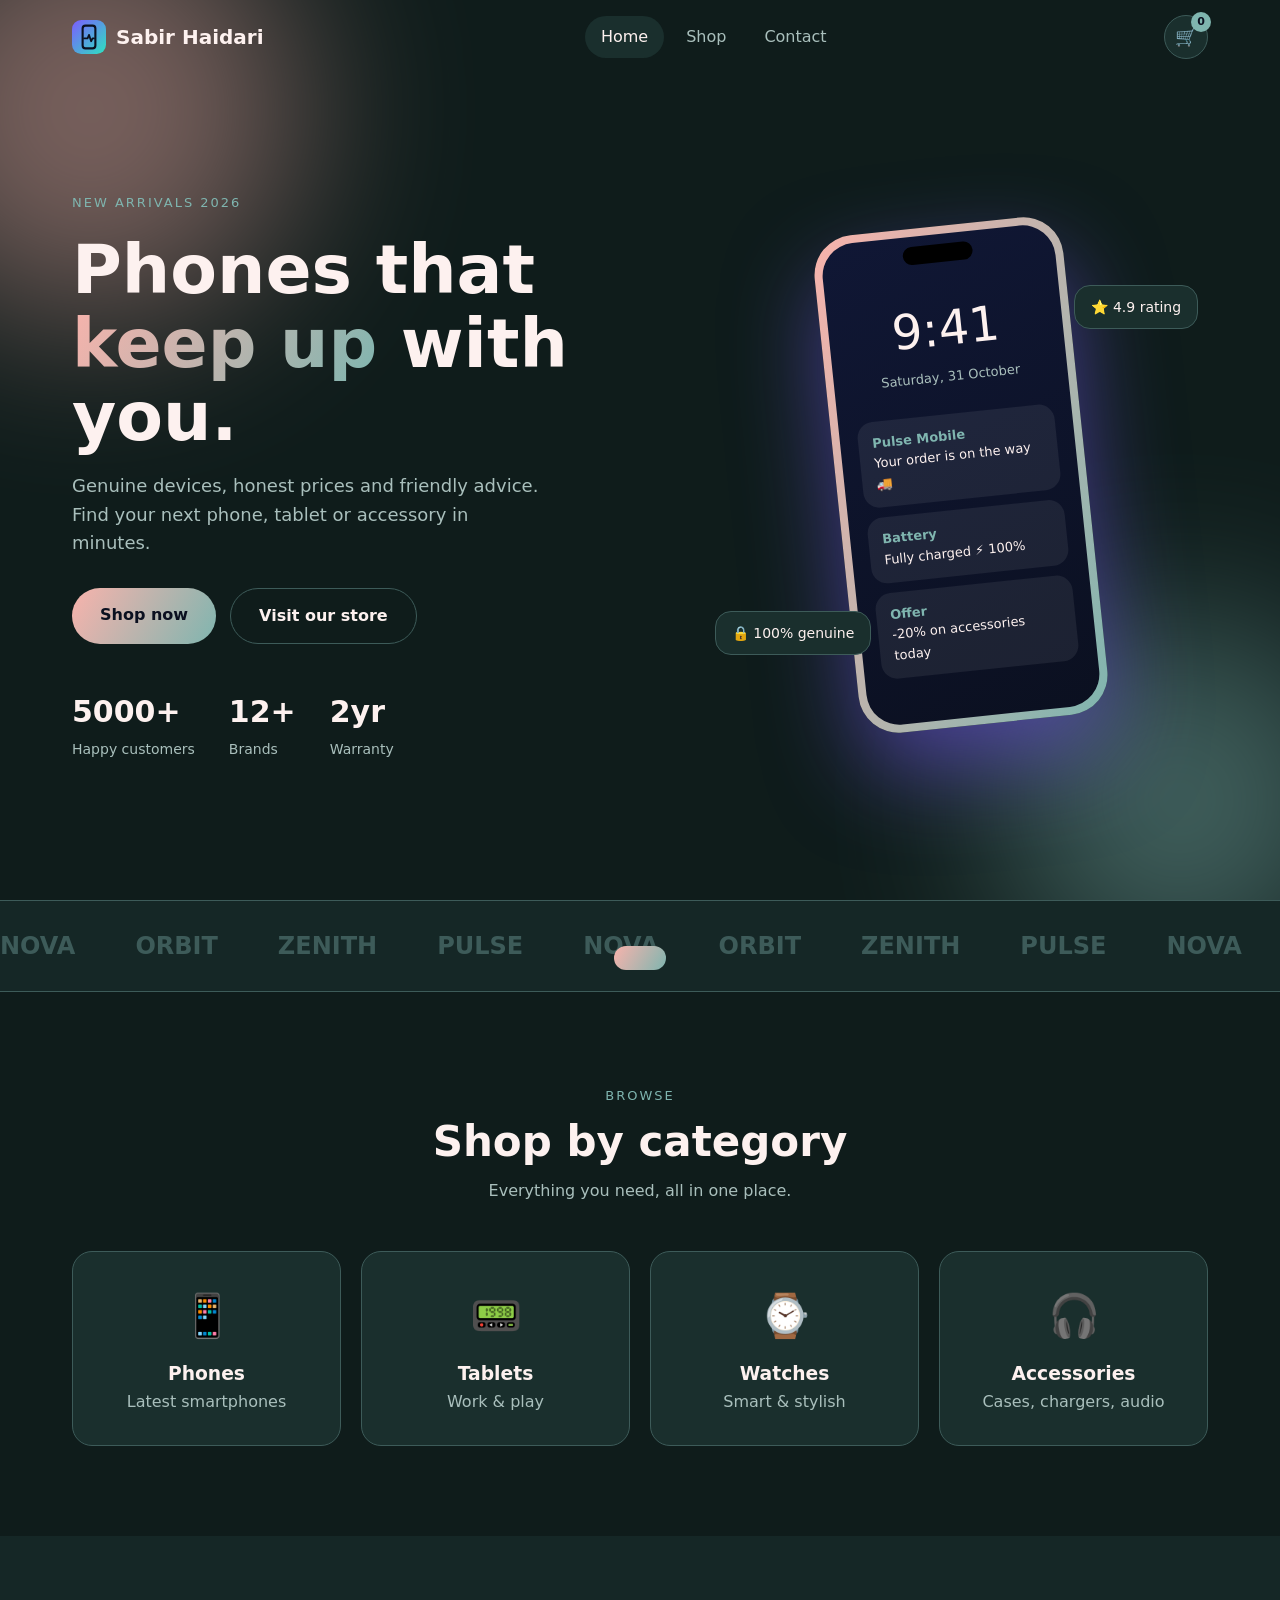
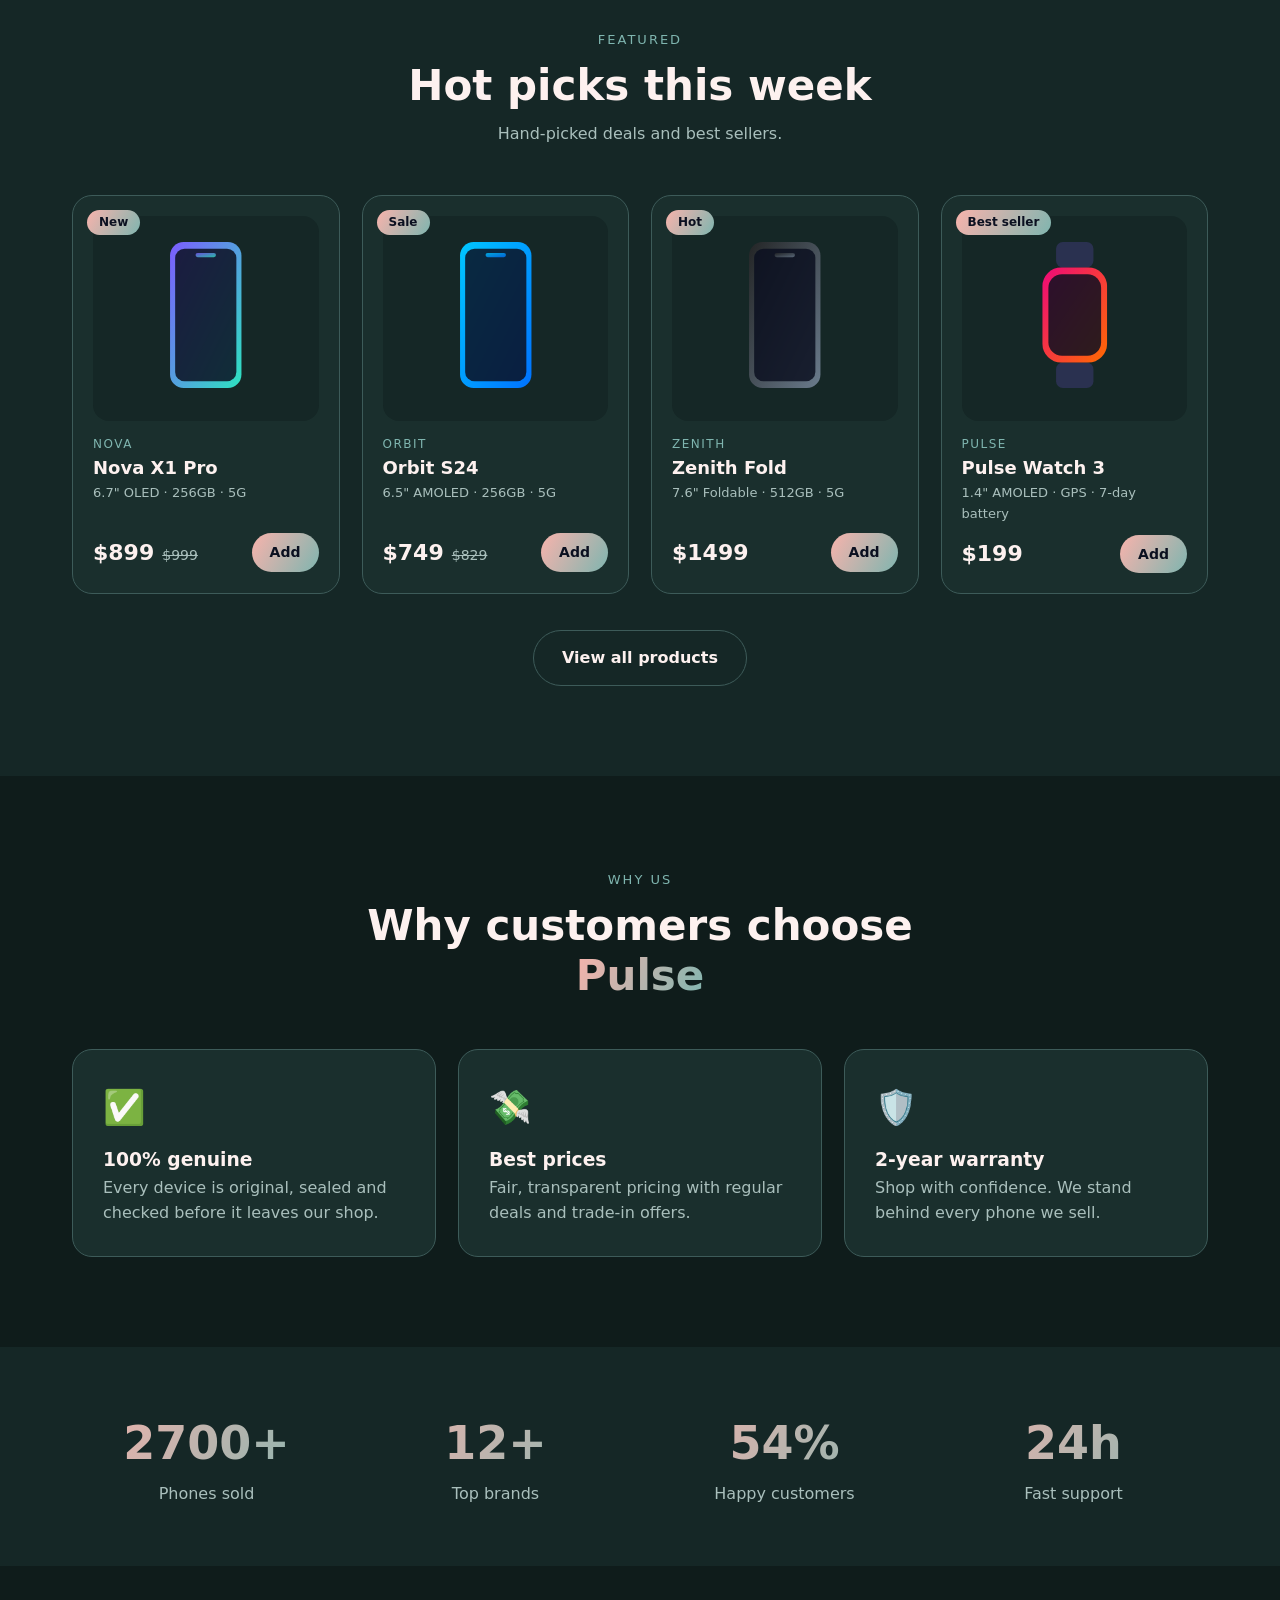
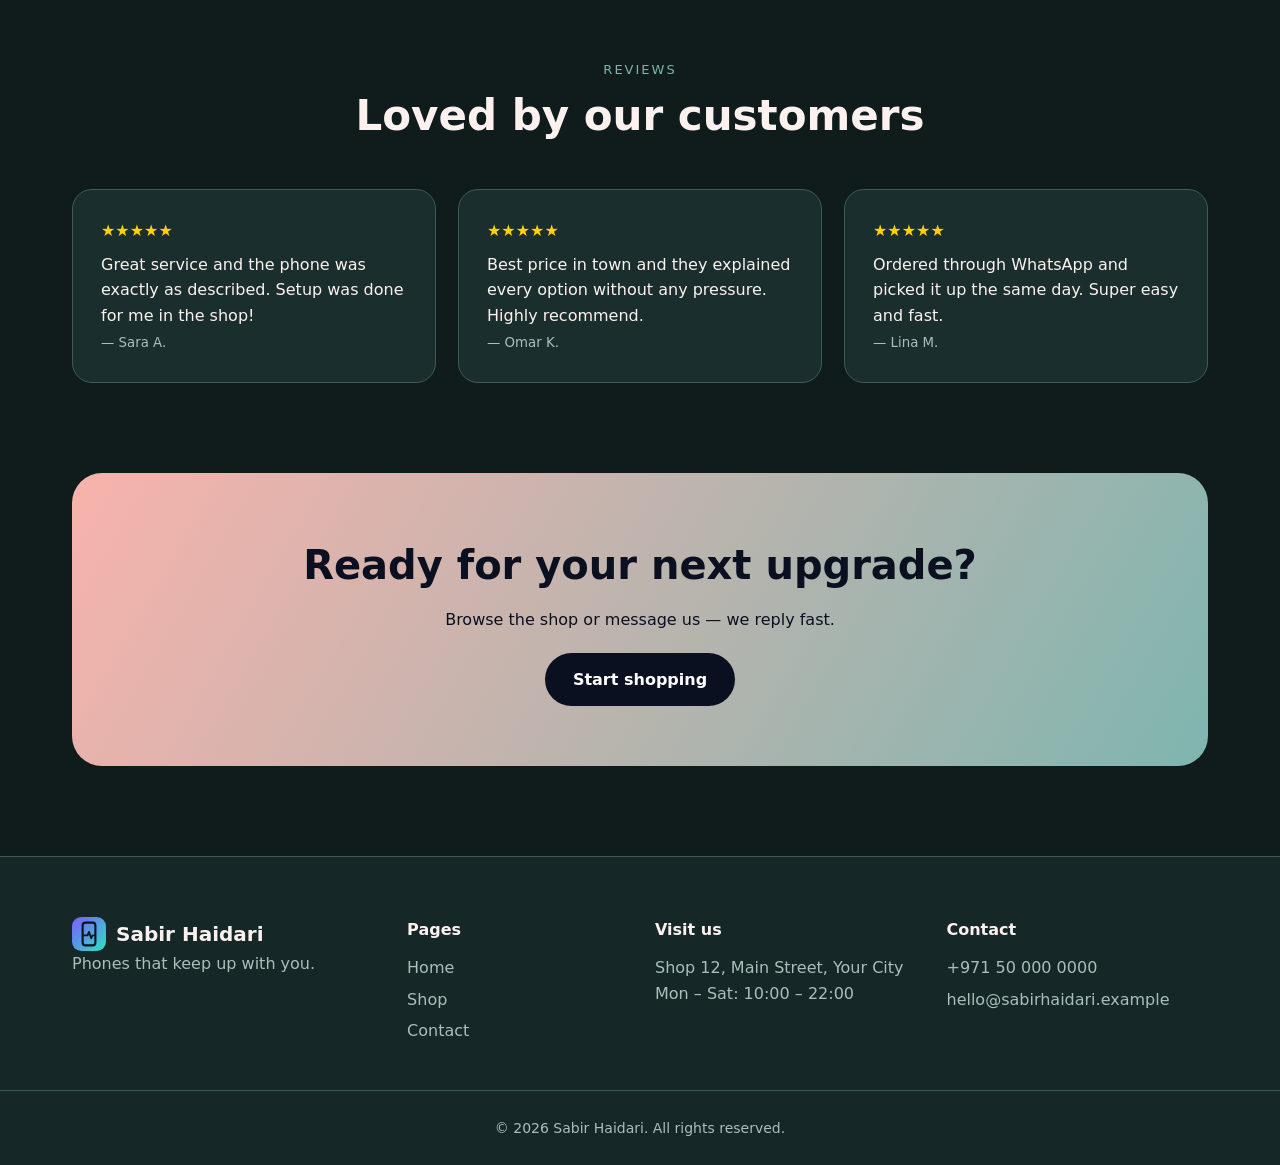
<file: index.html>
<!doctype html>
<html lang="en">
  <head>
    <meta charset="UTF-8" />
    <meta name="viewport" content="width=device-width,initial-scale=1" />
    <link rel="icon" href="images/favicon.svg" />
    <link rel="stylesheet" href="css/style.css" />
    <title>{shop} – Smartphones, Tablets &amp; Accessories</title>
    <meta
      name="description"
      content="Shop the latest smartphones, tablets, smartwatches and accessories at great prices."
    />
  </head>
  <body data-page="home">
    <header id="site-header"></header>
    <main>
      <section class="hero">
        <div class="blob one"></div>
        <div class="blob two"></div>
        <div class="wrap hero-grid">
          <div>
            <span class="eyebrow reveal">New arrivals 2026</span>
            <h1 class="reveal">
              Phones that <span class="grad-text">keep up</span> with you.
            </h1>
            <p class="lead reveal">
              Genuine devices, honest prices and friendly advice. Find your next
              phone, tablet or accessory in minutes.
            </p>
            <div class="hero-btns reveal">
              <a class="btn" href="shop.html">Shop now</a
              ><a class="btn btn-ghost" href="contact.html">Visit our store</a>
            </div>
            <div class="hero-stats reveal">
              <div>
                <b data-count="5000" data-suffix="+">0</b
                ><span>Happy customers</span>
              </div>
              <div>
                <b data-count="12" data-suffix="+">0</b><span>Brands</span>
              </div>
              <div>
                <b data-count="2" data-suffix="yr">0</b><span>Warranty</span>
              </div>
            </div>
          </div>
          <div class="phone-stage">
            <div class="phone">
              <div class="phone-screen">
                <div class="ps-time">9:41</div>
                <div class="ps-date">Saturday, 31 October</div>
                <div class="ps-tile">
                  <b>Pulse Mobile</b>Your order is on the way 🚚
                </div>
                <div class="ps-tile"><b>Battery</b>Fully charged ⚡ 100%</div>
                <div class="ps-tile"><b>Offer</b>-20% on accessories today</div>
              </div>
            </div>
            <div class="chipfloat c1">⭐ 4.9 rating</div>
            <div class="chipfloat c2">🔒 100% genuine</div>
          </div>
        </div>
      </section>

      <div class="marquee">
        <div class="marquee-track">
          <span>NOVA</span><span>ORBIT</span><span>ZENITH</span
          ><span>PULSE</span><span>NOVA</span><span>ORBIT</span
          ><span>ZENITH</span><span>PULSE</span><span>NOVA</span
          ><span>ORBIT</span><span>ZENITH</span><span>PULSE</span
          ><span>NOVA</span><span>ORBIT</span><span>ZENITH</span
          ><span>PULSE</span>
        </div>
      </div>

      <section>
        <div class="wrap">
          <div class="s-head reveal">
            <span class="eyebrow">Browse</span>
            <h2>Shop by category</h2>
            <p>Everything you need, all in one place.</p>
          </div>
          <div class="cat-grid">
            <a class="cat-tile reveal" href="shop.html?cat=phone"
              ><i>📱</i>
              <h3>Phones</h3>
              <p class="muted">Latest smartphones</p></a
            >
            <a
              class="cat-tile reveal"
              style="--d: 80ms"
              href="shop.html?cat=tablet"
              ><i>📟</i>
              <h3>Tablets</h3>
              <p class="muted">Work &amp; play</p></a
            >
            <a
              class="cat-tile reveal"
              style="--d: 160ms"
              href="shop.html?cat=watch"
              ><i>⌚</i>
              <h3>Watches</h3>
              <p class="muted">Smart &amp; stylish</p></a
            >
            <a
              class="cat-tile reveal"
              style="--d: 240ms"
              href="shop.html?cat=accessory"
              ><i>🎧</i>
              <h3>Accessories</h3>
              <p class="muted">Cases, chargers, audio</p></a
            >
          </div>
        </div>
      </section>

      <section style="background: var(--bg2)">
        <div class="wrap">
          <div class="s-head reveal">
            <span class="eyebrow">Featured</span>
            <h2>Hot picks this week</h2>
            <p>Hand-picked deals and best sellers.</p>
          </div>
          <div class="grid" id="featured"></div>
          <p style="text-align: center; margin-top: 36px" class="reveal">
            <a class="btn btn-ghost" href="shop.html">View all products</a>
          </p>
        </div>
      </section>

      <section>
        <div class="wrap">
          <div class="s-head reveal">
            <span class="eyebrow">Why us</span>
            <h2>Why customers choose <span class="grad-text">Pulse</span></h2>
          </div>
          <div class="why-grid">
            <div class="why reveal">
              <span>✅</span>
              <h3>100% genuine</h3>
              <p class="muted">
                Every device is original, sealed and checked before it leaves
                our shop.
              </p>
            </div>
            <div class="why reveal" style="--d: 100ms">
              <span>💸</span>
              <h3>Best prices</h3>
              <p class="muted">
                Fair, transparent pricing with regular deals and trade-in
                offers.
              </p>
            </div>
            <div class="why reveal" style="--d: 200ms">
              <span>🛡️</span>
              <h3>2-year warranty</h3>
              <p class="muted">
                Shop with confidence. We stand behind every phone we sell.
              </p>
            </div>
          </div>
        </div>
      </section>

      <section class="stats">
        <div class="wrap stats-grid">
          <div class="reveal">
            <b class="grad-text" data-count="5000" data-suffix="+">0</b
            ><span class="muted">Phones sold</span>
          </div>
          <div class="reveal">
            <b class="grad-text" data-count="12" data-suffix="+">0</b
            ><span class="muted">Top brands</span>
          </div>
          <div class="reveal">
            <b class="grad-text" data-count="98" data-suffix="%">0</b
            ><span class="muted">Happy customers</span>
          </div>
          <div class="reveal">
            <b class="grad-text" data-count="24" data-suffix="h">0</b
            ><span class="muted">Fast support</span>
          </div>
        </div>
      </section>

      <section>
        <div class="wrap">
          <div class="s-head reveal">
            <span class="eyebrow">Reviews</span>
            <h2>Loved by our customers</h2>
          </div>
          <div class="rev-grid">
            <div class="rev reveal">
              <div class="stars">★★★★★</div>
              <p>
                Great service and the phone was exactly as described. Setup was
                done for me in the shop!
              </p>
              <small>— Sara A.</small>
            </div>
            <div class="rev reveal" style="--d: 100ms">
              <div class="stars">★★★★★</div>
              <p>
                Best price in town and they explained every option without any
                pressure. Highly recommend.
              </p>
              <small>— Omar K.</small>
            </div>
            <div class="rev reveal" style="--d: 200ms">
              <div class="stars">★★★★★</div>
              <p>
                Ordered through WhatsApp and picked it up the same day. Super
                easy and fast.
              </p>
              <small>— Lina M.</small>
            </div>
          </div>
        </div>
      </section>

      <section style="padding-top: 0">
        <div class="wrap">
          <div class="cta reveal">
            <h2>Ready for your next upgrade?</h2>
            <p>Browse the shop or message us — we reply fast.</p>
            <a class="btn" href="shop.html">Start shopping</a>
          </div>
        </div>
      </section>
    </main>
    <footer id="site-footer"></footer>
    <script src="js/config.js"></script>
    <script src="js/products.js"></script>
    <script src="js/main.js"></script>
    <script src="js/home.js"></script>
  </body>
</html>
</file>
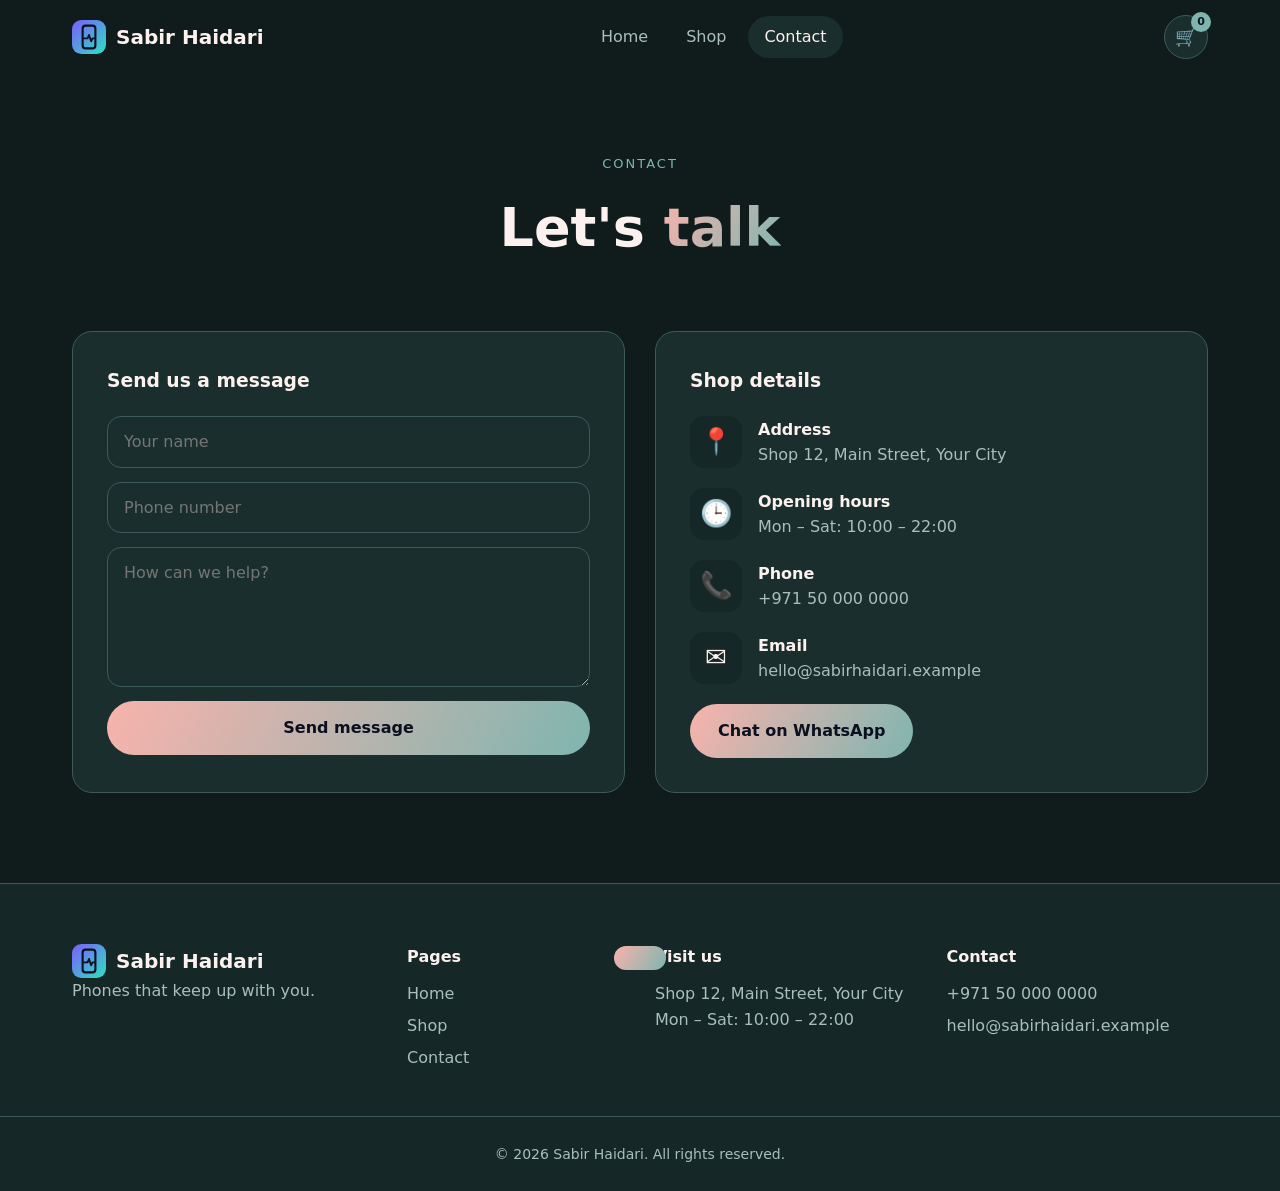
<file: contact.html>
<!doctype html>
<html lang="en">
  <head>
    <meta charset="UTF-8" />
    <meta name="viewport" content="width=device-width,initial-scale=1" />
    <link rel="icon" href="images/favicon.svg" />
    <link rel="stylesheet" href="css/style.css" />
    <title>Contact – {shop}</title>
  </head>
  <body data-page="contact">
    <header id="site-header"></header>
    <main>
      <div class="page-top wrap">
        <span class="eyebrow">Contact</span>
        <h1>Let's <span class="grad-text">talk</span></h1>
      </div>
      <section style="padding-top: 30px">
        <div class="wrap contact-grid">
          <div class="panel reveal">
            <h3 style="margin-bottom: 20px">Send us a message</h3>
            <form class="form" id="form">
              <input name="name" placeholder="Your name" required /><input
                name="phone"
                placeholder="Phone number"
              /><textarea
                name="message"
                placeholder="How can we help?"
                required
              ></textarea
              ><button class="btn" type="submit">Send message</button>
            </form>
          </div>
          <div class="panel reveal" style="--d: 120ms">
            <h3 style="margin-bottom: 20px">Shop details</h3>
            <div id="info"></div>
          </div>
        </div>
      </section>
    </main>
    <footer id="site-footer"></footer>
    <script src="js/config.js"></script>
    <script src="js/products.js"></script>
    <script src="js/main.js"></script>
    <script src="js/contact.js"></script>
  </body>
</html>
</file>
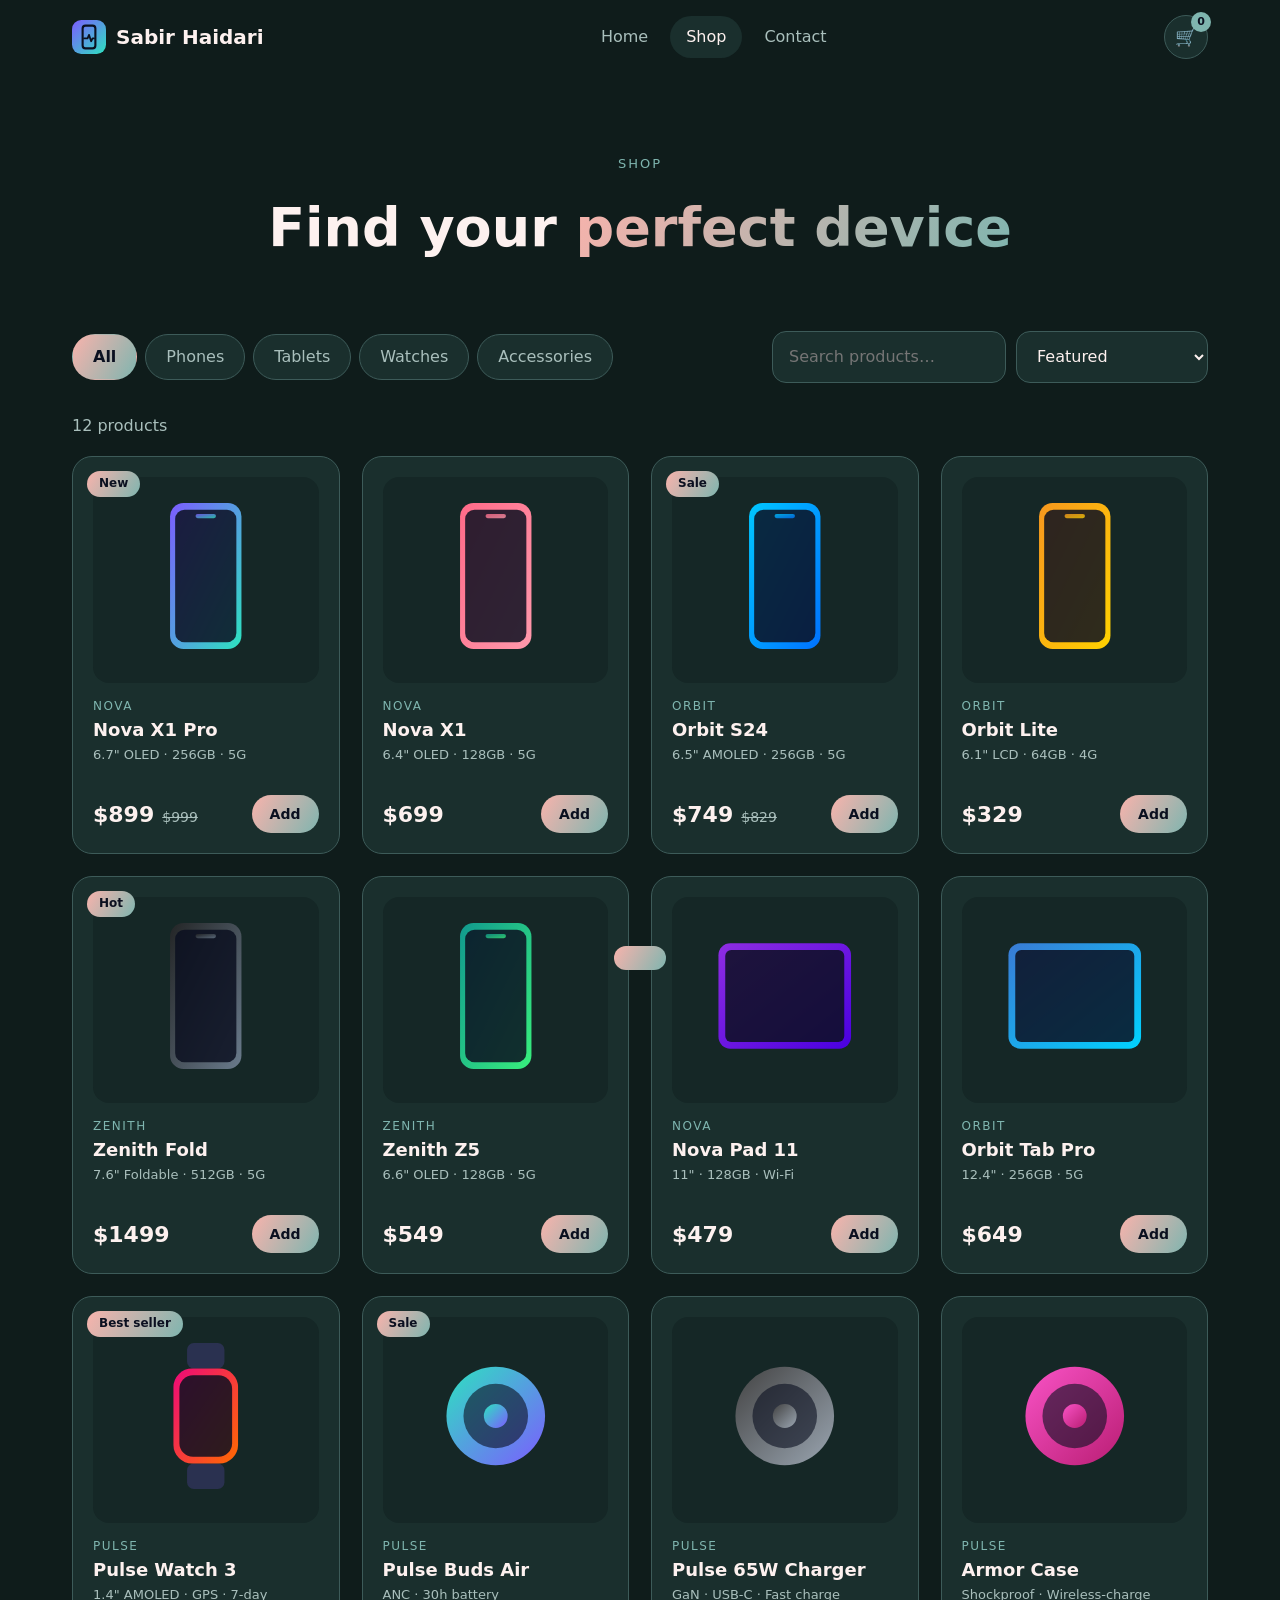
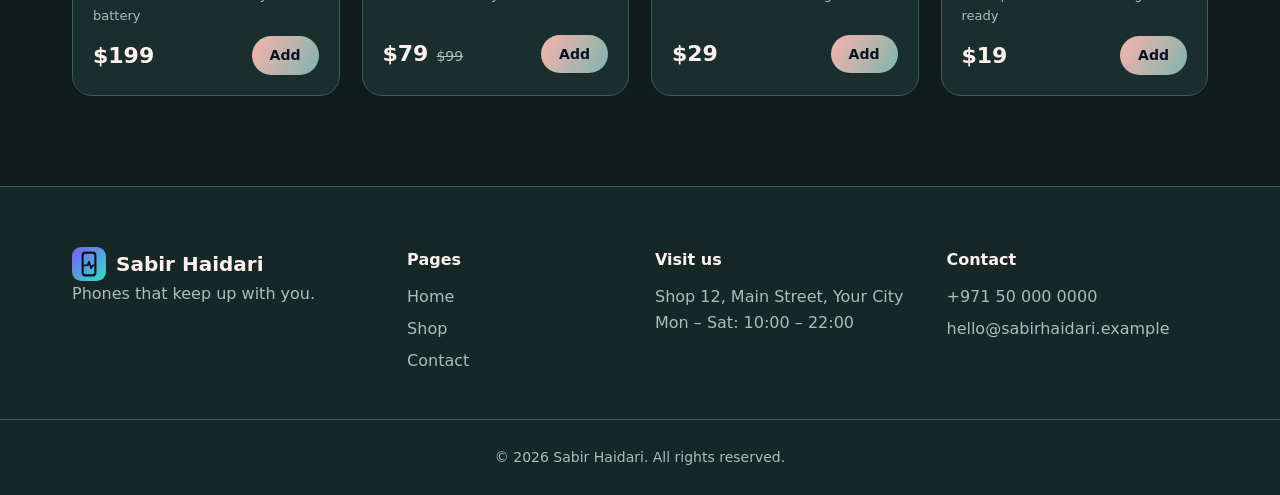
<file: shop.html>
<!DOCTYPE html><html lang="en"><head><meta charset="UTF-8"><meta name="viewport" content="width=device-width,initial-scale=1"><link rel="icon" href="images/favicon.svg"><link rel="stylesheet" href="css/style.css"><title>Shop – {shop}</title></head>
<body data-page="shop"><header id="site-header"></header>
<main><div class="page-top wrap"><span class="eyebrow">Shop</span><h1>Find your <span class="grad-text">perfect device</span></h1></div>
<section style="padding-top:30px"><div class="wrap">
 <div class="tools"><div class="chips" id="chips"></div>
  <div style="display:flex;gap:10px;flex-wrap:wrap"><input id="search" type="search" placeholder="Search products…"><select id="sort"><option value="featured">Featured</option><option value="low">Price: low to high</option><option value="high">Price: high to low</option></select></div></div>
 <p class="muted" id="count" style="margin-bottom:18px"></p>
 <div class="grid" id="grid"></div></div></section></main>
<footer id="site-footer"></footer>
<script src="js/config.js"></script><script src="js/products.js"></script><script src="js/main.js"></script><script src="js/shop.js"></script></body></html>
</file>
<file: css/style.css>
/* ===== 1. Theme (change colours here) ===== */
:root {
  --bg:    #0f1c1b;   /* page background: very dark teal */
  --bg2:   #152726;   /* alternate sections, header, footer */
  --card:  #1a2f2d;   /* cards, panels, inputs */
  --line:  #3D5B59;   /* borders: your exact logo teal */
  --text:  #fdf1ef;   /* main text: warm off-white */
  --muted: #a9bfbc;   /* secondary text: soft grey-teal */
  --a:     #F8B3AC;   /* accent 1: your exact logo pink */
  --b:     #7fb5af;   /* accent 2: lighter tint of your logo teal */
  --grad:  linear-gradient(120deg, var(--a), var(--b));
  --r:     20px;
}
/* :root {
  --bg: #0b1020;
  --bg2: #121a33;
  --card: #161f3d;
  --line: #25305a;
  --text: #eef1ff;
  --muted: #9aa6cf;
  --a: #7c5cff;
  --b: #2de2c0;
  --grad: linear-gradient(120deg, var(--a), var(--b));
  --r: 20px;
} */
* {
  box-sizing: border-box;
  margin: 0;
  padding: 0;
}
html {
  scroll-behavior: smooth;
}
body {
  font-family: "Segoe UI", system-ui, Arial, sans-serif;
  background: var(--bg);
  color: var(--text);
  line-height: 1.6;
  overflow-x: hidden;
}
img {
  max-width: 100%;
  display: block;
}
a {
  color: inherit;
  text-decoration: none;
}
button {
  font: inherit;
  cursor: pointer;
}
.wrap {
  max-width: 1180px;
  margin: 0 auto;
  padding: 0 22px;
}
.grad-text {
  background: var(--grad);
  -webkit-background-clip: text;
  background-clip: text;
  color: transparent;
}
section {
  padding: 90px 0;
  position: relative;
}
.s-head {
  text-align: center;
  max-width: 620px;
  margin: 0 auto 48px;
}
.s-head h2 {
  font-size: clamp(28px, 4vw, 42px);
  line-height: 1.2;
  margin-bottom: 10px;
}
.s-head p,
.muted {
  color: var(--muted);
}
.eyebrow {
  display: inline-block;
  font-size: 13px;
  letter-spacing: 2px;
  text-transform: uppercase;
  color: var(--b);
  margin-bottom: 10px;
}

/* ===== 2. Buttons ===== */
.btn {
  display: inline-block;
  background: var(--grad);
  color: #0b1020;
  font-weight: 700;
  border: 0;
  padding: 14px 28px;
  border-radius: 50px;
  transition:
    transform 0.25s,
    box-shadow 0.25s;
}
.btn:hover {
  transform: translateY(-3px);
  box-shadow: 0 10px 30px rgba(124, 92, 255, 0.45);
}
.btn-ghost {
  background: transparent;
  color: var(--text);
  border: 1.5px solid var(--line);
}
.btn-ghost:hover {
  border-color: var(--b);
  box-shadow: none;
}
.btn-sm {
  padding: 8px 18px;
  font-size: 14px;
}

/* ===== 3. Header ===== */
#site-header {
  position: fixed;
  top: 0;
  left: 0;
  right: 0;
  z-index: 50;
  transition: 0.3s;
}
#site-header.scrolled {
  background: rgba(11, 16, 32, 0.85);
  backdrop-filter: blur(14px);
  border-bottom: 1px solid var(--line);
}
.nav {
  display: flex;
  align-items: center;
  justify-content: space-between;
  height: 74px;
}
.brand {
  display: flex;
  align-items: center;
  gap: 10px;
  font-weight: 800;
  font-size: 20px;
}
.brand img {
  width: 34px;
  height: 34px;
}
#menu {
  display: flex;
  gap: 6px;
}
#menu a {
  padding: 8px 16px;
  border-radius: 30px;
  color: var(--muted);
  transition: 0.2s;
}
#menu a:hover,
#menu a.active {
  color: var(--text);
  background: var(--card);
}
.nav-actions {
  display: flex;
  gap: 8px;
}
.icon-btn {
  position: relative;
  background: var(--card);
  color: var(--text);
  border: 1px solid var(--line);
  width: 44px;
  height: 44px;
  border-radius: 50%;
  font-size: 18px;
}
#cart-count {
  position: absolute;
  top: -4px;
  right: -4px;
  background: var(--b);
  color: #0b1020;
  font-size: 11px;
  font-weight: 700;
  min-width: 20px;
  height: 20px;
  border-radius: 10px;
  display: grid;
  place-items: center;
}
.burger {
  display: none;
}

/* ===== 4. Hero ===== */
.hero {
  min-height: 100vh;
  display: flex;
  align-items: center;
  padding: 120px 0 70px;
  overflow: hidden;
}
.blob {
  position: absolute;
  border-radius: 50%;
  filter: blur(90px);
  opacity: 0.45;
  animation: drift 12s ease-in-out infinite alternate;
}
.blob.one {
  width: 420px;
  height: 420px;
  background: var(--a);
  top: -100px;
  left: -120px;
}
.blob.two {
  width: 360px;
  height: 360px;
  background: var(--b);
  bottom: -80px;
  right: -80px;
  animation-delay: -5s;
}
@keyframes drift {
  to {
    transform: translate(60px, 50px) scale(1.15);
  }
}
.hero-grid {
  display: grid;
  grid-template-columns: 1.1fr 0.9fr;
  gap: 40px;
  align-items: center;
  position: relative;
}
.hero h1 {
  font-size: clamp(38px, 6vw, 68px);
  line-height: 1.08;
  margin: 10px 0 18px;
}
.hero p.lead {
  color: var(--muted);
  font-size: 18px;
  max-width: 480px;
  margin-bottom: 30px;
}
.hero-btns {
  display: flex;
  gap: 14px;
  flex-wrap: wrap;
}
.hero-stats {
  display: flex;
  gap: 34px;
  margin-top: 44px;
}
.hero-stats b {
  font-size: 30px;
  display: block;
}
.hero-stats span {
  color: var(--muted);
  font-size: 14px;
}
.phone-stage {
  position: relative;
  display: grid;
  place-items: center;
}
.phone {
  width: 250px;
  height: 500px;
  border-radius: 40px;
  background: var(--grad);
  padding: 8px;
  box-shadow: 0 40px 90px rgba(124, 92, 255, 0.5);
  animation: float 5s ease-in-out infinite;
  transform: rotate(-6deg);
}
.phone-screen {
  height: 100%;
  border-radius: 33px;
  background: linear-gradient(160deg, #101735, #0b1020);
  padding: 26px 18px;
  position: relative;
  overflow: hidden;
}
.phone-screen::before {
  content: "";
  position: absolute;
  top: 10px;
  left: 50%;
  transform: translateX(-50%);
  width: 70px;
  height: 18px;
  border-radius: 12px;
  background: #000;
}
.ps-time {
  margin-top: 30px;
  font-size: 48px;
  font-weight: 300;
  text-align: center;
}
.ps-date {
  text-align: center;
  color: var(--muted);
  font-size: 13px;
  margin-bottom: 26px;
}
.ps-tile {
  background: rgba(255, 255, 255, 0.07);
  border-radius: 16px;
  padding: 12px 14px;
  margin-bottom: 10px;
  font-size: 13px;
  animation: pop 4s infinite;
}
.ps-tile:nth-child(4) {
  animation-delay: 1s;
}
.ps-tile:nth-child(5) {
  animation-delay: 2s;
}
.ps-tile b {
  display: block;
  color: var(--b);
}
@keyframes float {
  50% {
    transform: rotate(-3deg) translateY(-22px);
  }
}
@keyframes pop {
  50% {
    background: rgba(124, 92, 255, 0.35);
  }
}
.chipfloat {
  position: absolute;
  background: var(--card);
  border: 1px solid var(--line);
  border-radius: 16px;
  padding: 10px 16px;
  font-size: 14px;
  animation: float2 6s ease-in-out infinite;
}
.chipfloat.c1 {
  top: 12%;
  right: 2%;
}
.chipfloat.c2 {
  bottom: 14%;
  left: 0;
  animation-delay: -3s;
}
@keyframes float2 {
  50% {
    transform: translateY(-14px);
  }
}

/* ===== 5. Marquee ===== */
.marquee {
  padding: 26px 0;
  border-block: 1px solid var(--line);
  overflow: hidden;
  background: var(--bg2);
}
.marquee-track {
  display: flex;
  gap: 60px;
  width: max-content;
  animation: scroll 22s linear infinite;
  font-size: 24px;
  font-weight: 800;
  color: var(--line);
}
.marquee-track span {
  white-space: nowrap;
}
@keyframes scroll {
  to {
    transform: translateX(-50%);
  }
}

/* ===== 6. Categories ===== */
.cat-grid {
  display: grid;
  grid-template-columns: repeat(4, 1fr);
  gap: 20px;
}
.cat-tile {
  background: var(--card);
  border: 1px solid var(--line);
  border-radius: var(--r);
  padding: 30px 22px;
  text-align: center;
  transition: 0.3s;
}
.cat-tile:hover {
  transform: translateY(-8px);
  border-color: var(--a);
  box-shadow: 0 20px 40px rgba(124, 92, 255, 0.25);
}
.cat-tile i {
  font-style: normal;
  font-size: 42px;
  display: block;
  margin-bottom: 10px;
  transition: transform 0.3s;
}
.cat-tile:hover i {
  transform: scale(1.2) rotate(-8deg);
}

/* ===== 7. Product cards ===== */
.grid {
  display: grid;
  grid-template-columns: repeat(4, 1fr);
  gap: 22px;
}
.card {
  position: relative;
  background: var(--card);
  border: 1px solid var(--line);
  border-radius: var(--r);
  padding: 20px;
  transition: 0.3s;
}
.card:hover {
  transform: translateY(-8px);
  border-color: var(--b);
}
.card-art {
  background: var(--bg2);
  border-radius: 16px;
  padding: 14px;
  margin-bottom: 14px;
}
.card-art svg {
  width: 100%;
  height: 170px;
  transition: transform 0.4s;
}
.card:hover .card-art svg {
  transform: scale(1.1) rotate(4deg);
}
.card-brand {
  color: var(--b);
  font-size: 12px;
  letter-spacing: 1.5px;
  text-transform: uppercase;
}
.card h3 {
  font-size: 18px;
}
.card-specs {
  color: var(--muted);
  font-size: 13px;
  min-height: 40px;
}
.card-foot {
  display: flex;
  justify-content: space-between;
  align-items: center;
  margin-top: 10px;
}
.price {
  font-size: 22px;
  font-weight: 800;
}
.price s {
  color: var(--muted);
  font-size: 14px;
  font-weight: 400;
  margin-left: 8px;
}
.badge {
  position: absolute;
  top: 14px;
  left: 14px;
  z-index: 2;
  background: var(--grad);
  color: #0b1020;
  font-size: 12px;
  font-weight: 700;
  padding: 3px 12px;
  border-radius: 20px;
}

/* ===== 8. Why us / stats / reviews ===== */
.why-grid {
  display: grid;
  grid-template-columns: repeat(3, 1fr);
  gap: 22px;
}
.why {
  background: var(--card);
  border: 1px solid var(--line);
  border-radius: var(--r);
  padding: 30px;
}
.why span {
  font-size: 34px;
  display: block;
  margin-bottom: 10px;
}
.stats {
  background: var(--bg2);
  padding: 60px 0;
}
.stats-grid {
  display: grid;
  grid-template-columns: repeat(4, 1fr);
  text-align: center;
  gap: 20px;
}
.stats-grid b {
  font-size: 46px;
  display: block;
}
.rev-grid {
  display: grid;
  grid-template-columns: repeat(3, 1fr);
  gap: 22px;
}
.rev {
  background: var(--card);
  border: 1px solid var(--line);
  border-radius: var(--r);
  padding: 28px;
}
.rev .stars {
  color: #ffd200;
  margin-bottom: 8px;
}
.rev small {
  color: var(--muted);
}
.cta {
  background: var(--grad);
  border-radius: 30px;
  padding: 60px 30px;
  text-align: center;
  color: #0b1020;
}
.cta h2 {
  font-size: clamp(26px, 4vw, 40px);
  margin-bottom: 10px;
}
.cta .btn {
  background: #0b1020;
  color: #fff;
  margin-top: 20px;
}

/* ===== 9. Shop page ===== */
.page-top {
  padding: 150px 0 30px;
  text-align: center;
}
.page-top h1 {
  font-size: clamp(34px, 5vw, 54px);
}
.tools {
  display: flex;
  gap: 14px;
  flex-wrap: wrap;
  justify-content: space-between;
  align-items: center;
  margin-bottom: 30px;
}
.chips {
  display: flex;
  gap: 8px;
  flex-wrap: wrap;
}
.chip {
  background: var(--card);
  color: var(--muted);
  border: 1px solid var(--line);
  padding: 9px 20px;
  border-radius: 30px;
  transition: 0.2s;
}
.chip.active,
.chip:hover {
  background: var(--grad);
  color: #0b1020;
  border-color: transparent;
  font-weight: 700;
}
.tools input,
.tools select,
.form input,
.form textarea {
  background: var(--card);
  color: var(--text);
  border: 1px solid var(--line);
  border-radius: 14px;
  padding: 12px 16px;
  font: inherit;
  outline: 0;
}
.tools input:focus,
.form input:focus,
.form textarea:focus {
  border-color: var(--b);
}
.empty {
  text-align: center;
  color: var(--muted);
  padding: 30px;
  grid-column: 1/-1;
}

/* ===== 10. Contact page ===== */
.contact-grid {
  display: grid;
  grid-template-columns: 1fr 1fr;
  gap: 30px;
}
.panel {
  background: var(--card);
  border: 1px solid var(--line);
  border-radius: var(--r);
  padding: 34px;
}
.form {
  display: grid;
  gap: 14px;
}
.form textarea {
  min-height: 140px;
  resize: vertical;
}
.info-card {
  display: flex;
  gap: 16px;
  align-items: center;
  margin-bottom: 20px;
}
.info-card span {
  font-size: 26px;
  background: var(--bg2);
  width: 52px;
  height: 52px;
  border-radius: 14px;
  display: grid;
  place-items: center;
}
.info-card p {
  color: var(--muted);
}

/* ===== 11. Cart drawer & toast ===== */
.overlay {
  position: fixed;
  inset: 0;
  background: rgba(0, 0, 0, 0.6);
  opacity: 0;
  pointer-events: none;
  transition: 0.3s;
  z-index: 90;
}
.overlay.open {
  opacity: 1;
  pointer-events: auto;
}
.drawer {
  position: fixed;
  top: 0;
  right: 0;
  height: 100%;
  width: min(400px, 100%);
  background: var(--bg2);
  border-left: 1px solid var(--line);
  z-index: 100;
  transform: translateX(100%);
  transition: transform 0.4s cubic-bezier(0.2, 0.8, 0.2, 1);
  display: flex;
  flex-direction: column;
}
.drawer.open {
  transform: none;
}
.d-head {
  display: flex;
  justify-content: space-between;
  align-items: center;
  padding: 20px;
  border-bottom: 1px solid var(--line);
}
.d-body {
  flex: 1;
  overflow: auto;
  padding: 20px;
}
.c-row {
  display: flex;
  gap: 14px;
  margin-bottom: 18px;
}
.c-art {
  width: 70px;
  height: 70px;
  background: var(--card);
  border-radius: 14px;
  padding: 6px;
  flex: none;
}
.c-row small {
  display: block;
  color: var(--muted);
}
.qty {
  display: flex;
  align-items: center;
  gap: 10px;
  margin-top: 4px;
}
.qty button {
  width: 28px;
  height: 28px;
  border-radius: 50%;
  border: 1px solid var(--line);
  background: var(--card);
  color: var(--text);
}
.d-foot {
  padding: 20px;
  border-top: 1px solid var(--line);
}
.d-total {
  display: flex;
  justify-content: space-between;
  font-size: 20px;
  margin-bottom: 14px;
}
.d-foot .btn {
  display: block;
  text-align: center;
}
#toast {
  position: fixed;
  bottom: 30px;
  left: 50%;
  transform: translate(-50%, 100px);
  background: var(--grad);
  color: #0b1020;
  font-weight: 700;
  padding: 12px 26px;
  border-radius: 30px;
  transition: 0.4s;
  z-index: 120;
}
#toast.show {
  transform: translate(-50%, 0);
}

/* ===== 12. Footer ===== */
footer {
  background: var(--bg2);
  border-top: 1px solid var(--line);
  padding-top: 60px;
}
.foot-grid {
  display: grid;
  grid-template-columns: 1.4fr 1fr 1.2fr 1.2fr;
  gap: 30px;
}
footer h4 {
  margin-bottom: 12px;
}
footer a:not(.brand),
footer p {
  display: block;
  color: var(--muted);
  margin-bottom: 6px;
}
footer a:not(.brand):hover {
  color: var(--b);
}
.copy {
  text-align: center;
  color: var(--muted);
  font-size: 14px;
  padding: 26px;
  margin-top: 40px;
  border-top: 1px solid var(--line);
}

/* ===== 13. Scroll-reveal animation ===== */
.reveal {
  opacity: 0;
  transform: translateY(40px);
  transition:
    opacity 0.7s var(--d, 0ms),
    transform 0.7s var(--d, 0ms);
}
.reveal.in {
  opacity: 1;
  transform: none;
}
@media (prefers-reduced-motion: reduce) {
  * {
    animation: none !important;
    transition: none !important;
  }
  .reveal {
    opacity: 1;
    transform: none;
  }
}

/* ===== 14. Responsive ===== */
@media (max-width: 980px) {
  .grid,
  .cat-grid {
    grid-template-columns: repeat(2, 1fr);
  }
  .why-grid,
  .rev-grid {
    grid-template-columns: 1fr;
  }
  .stats-grid {
    grid-template-columns: repeat(2, 1fr);
  }
  .foot-grid {
    grid-template-columns: 1fr 1fr;
  }
}
@media (max-width: 760px) {
  .burger {
    display: block;
  }
  #menu {
    position: absolute;
    top: 74px;
    left: 0;
    right: 0;
    flex-direction: column;
    background: var(--bg2);
    padding: 14px 22px;
    display: none;
    border-bottom: 1px solid var(--line);
  }
  #menu.open {
    display: flex;
  }
  .hero-grid,
  .contact-grid {
    grid-template-columns: 1fr;
  }
  .phone-stage {
    order: -1;
    transform: scale(0.8);
    margin-bottom: -40px;
  }
  section {
    padding: 64px 0;
  }
}
@media (max-width: 480px) {
  .grid {
    grid-template-columns: 1fr;
  }
  .foot-grid {
    grid-template-columns: 1fr;
  }
  .hero-stats {
    gap: 20px;
  }
}
</file>
